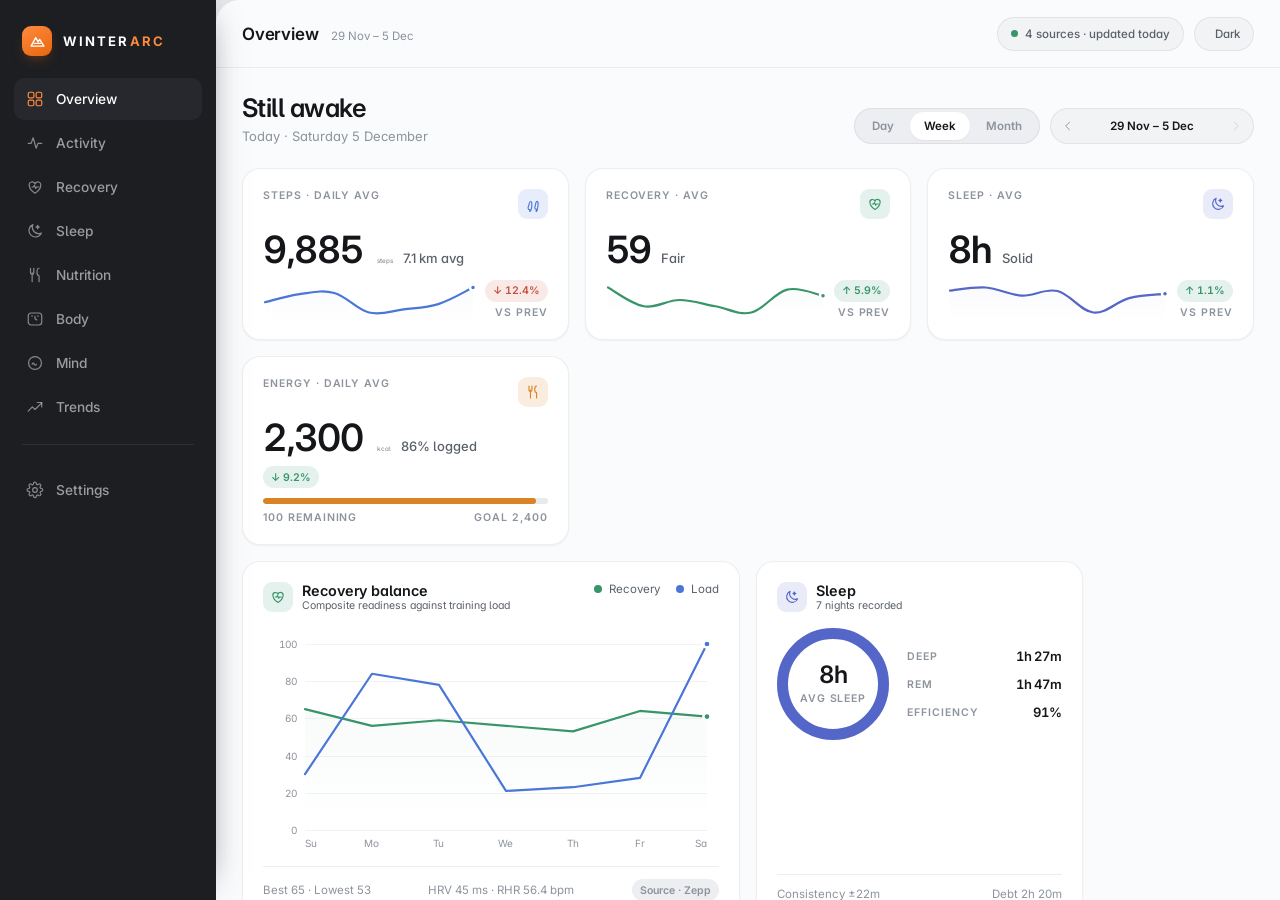
<file: index.html>
<!doctype html>
<html lang="en" data-theme="light">
<head>
  <meta charset="utf-8">
  <meta name="viewport" content="width=device-width, initial-scale=1">
  <title>WinterArc — Personal Health Observatory</title>
  <meta name="description" content="WinterArc is a desktop-first personal health, activity, recovery, sleep, nutrition and wellbeing observatory.">
  <meta name="color-scheme" content="light dark">
  <meta name="theme-color" content="#e4e6ea">

  <link rel="icon" href="data:image/svg+xml,%3Csvg xmlns='http://www.w3.org/2000/svg' viewBox='0 0 24 24' fill='none' stroke='%23e8660f' stroke-width='1.9' stroke-linecap='round' stroke-linejoin='round'%3E%3Crect width='24' height='24' rx='6' fill='%231c1e22' stroke='none'/%3E%3Cpath d='M4 18l5.6-11 3.2 5.4 2.1-3.1L20 18z'/%3E%3Cpath d='M8 15h8'/%3E%3C/svg%3E">

  <link rel="preconnect" href="https://fonts.googleapis.com">
  <link rel="preconnect" href="https://fonts.gstatic.com" crossorigin>
  <!-- loaded non-blocking: the dashboard must never wait on the font CDN -->
  <link rel="stylesheet" media="print" onload="this.media='all'"
        href="https://fonts.googleapis.com/css2?family=Inter:wght@400;500;600;700&display=swap">
  <noscript>
    <link rel="stylesheet" href="https://fonts.googleapis.com/css2?family=Inter:wght@400;500;600;700&display=swap">
  </noscript>

  <link rel="stylesheet" href="css/themes.css">
  <link rel="stylesheet" href="css/styles.css">
  <link rel="stylesheet" href="css/components.css">

  <script>
    /* set the theme before first paint so the shell never flashes */
    (function () {
      try {
        var stored = JSON.parse(localStorage.getItem("winterarc.v1") || "null");
        var theme = stored && stored.theme === "dark" ? "dark" : "light";
        document.documentElement.setAttribute("data-theme", theme);
        var meta = document.querySelector('meta[name="theme-color"]');
        if (meta) meta.setAttribute("content", theme === "dark" ? "#0b0c0e" : "#e4e6ea");
      } catch (e) { /* defaults are fine */ }
    })();
  </script>
</head>
<body>
  <div class="app">
    <aside class="sidebar" id="sidebar" aria-label="WinterArc navigation"></aside>

    <div class="main">
      <header class="topbar" id="topbar"></header>
      <main class="content" id="content" tabindex="-1">
        <div class="content__inner" id="page"></div>
      </main>
    </div>
  </div>

  <noscript>
    <div style="padding:40px;font:15px/1.6 system-ui;color:#14161a">
      WinterArc is a JavaScript application. Please enable JavaScript to open the observatory.
    </div>
  </noscript>

  <script type="module" src="js/app.js"></script>
</body>
</html>
</file>
<file: css/themes.css>
/* ==========================================================================
   WINTERARC — DESIGN TOKENS
   Light  : silver hardware / frosted white / charcoal ink
   Dark   : graphite / blackened silver / cool grey
   ========================================================================== */

:root {
  /* ---- typography ---- */
  --font-sans: "Inter", "Geist", -apple-system, BlinkMacSystemFont, "SF Pro Text",
    "Segoe UI", Roboto, "Helvetica Neue", Arial, sans-serif;
  --font-num: "Inter", -apple-system, "SF Pro Display", "Segoe UI", Roboto, sans-serif;

  --fs-metric-xl: 3.25rem;   /* 52px — hero numbers */
  --fs-metric-lg: 2.35rem;   /* 37.6px */
  --fs-metric-md: 1.75rem;   /* 28px */
  --fs-metric-sm: 1.25rem;   /* 20px */
  --fs-h1: 1.75rem;
  --fs-h2: 1.3rem;
  --fs-h3: 1.05rem;
  --fs-body: 0.9rem;
  --fs-sm: 0.8125rem;
  --fs-xs: 0.72rem;
  --fs-2xs: 0.66rem;

  --fw-regular: 400;
  --fw-medium: 500;
  --fw-semi: 600;
  --fw-bold: 680;

  --tracking-label: 0.09em;
  --tracking-tight: -0.02em;

  /* ---- spacing scale ---- */
  --s-1: 4px;
  --s-2: 8px;
  --s-3: 12px;
  --s-4: 16px;
  --s-5: 20px;
  --s-6: 24px;
  --s-7: 32px;
  --s-8: 40px;
  --s-9: 56px;

  /* ---- radii ---- */
  --r-xs: 6px;
  --r-sm: 10px;
  --r-md: 14px;
  --r-lg: 18px;
  --r-xl: 24px;
  --r-2xl: 30px;
  --r-pill: 999px;

  /* ---- layout ---- */
  --sidebar-w: 216px;
  --sidebar-w-compact: 76px;
  --topbar-h: 68px;
  --content-max: 1680px;
  --content-pad-x: 34px;

  /* ---- motion ---- */
  --ease: cubic-bezier(0.22, 0.61, 0.36, 1);
  --ease-io: cubic-bezier(0.65, 0, 0.35, 1);
  --dur-1: 160ms;
  --dur-2: 300ms;
  --dur-3: 520ms;
  --dur-4: 800ms;

  /* ---- z ---- */
  --z-sidebar: 40;
  --z-topbar: 30;
  --z-tooltip: 90;
  --z-overlay: 100;
}

/* ==========================================================================
   LIGHT THEME — polished silver / white hardware
   ========================================================================== */
[data-theme="light"] {
  color-scheme: light;

  --env: #e4e6ea;                 /* silver environment */
  --env-2: #dcdee3;
  --surface: #fafbfc;             /* almost-white application surface */
  --surface-2: #f3f4f6;
  --card: #ffffff;                /* card plane */
  --card-soft: #f2f3f5;           /* soft grey nested module */
  --well: #f6f7f9;                /* inset chart well */
  --well-2: #eceef1;
  --rail: #1c1e22;                /* dark navigation rail */
  --rail-hover: #26282d;
  --rail-text: rgba(255, 255, 255, 0.56);
  --rail-text-active: #ffffff;

  --text: #14161a;
  --text-2: #5b616b;
  --text-3: #8d939d;
  --text-4: #b3b8c0;
  --text-invert: #f4f5f7;

  --hairline: rgba(20, 22, 26, 0.07);
  --hairline-strong: rgba(20, 22, 26, 0.12);
  --track: #e8eaee;

  --accent: #e8660f;              /* restrained orange */
  --accent-2: #ff8a3d;
  --accent-soft: rgba(232, 102, 15, 0.12);
  --accent-ink: #b34f08;

  --c-activity: #4a76d8;
  --c-activity-soft: rgba(74, 118, 216, 0.13);
  --c-recovery: #38956a;
  --c-recovery-soft: rgba(56, 149, 106, 0.13);
  --c-sleep: #5566c9;
  --c-sleep-soft: rgba(85, 102, 201, 0.13);
  --c-mind: #7e64c9;
  --c-mind-soft: rgba(126, 100, 201, 0.13);
  --c-nutrition: #d98324;
  --c-nutrition-soft: rgba(217, 131, 36, 0.14);
  --c-body: #2f9490;
  --c-body-soft: rgba(47, 148, 144, 0.13);
  --c-danger: #c8503f;
  --c-danger-soft: rgba(200, 80, 63, 0.12);
  --c-positive: #38956a;

  --grid-line: rgba(20, 22, 26, 0.06);
  --chart-label: #8d939d;

  --sh-1: 0 1px 2px rgba(16, 24, 40, 0.05);
  --sh-2: 0 1px 2px rgba(16, 24, 40, 0.04), 0 10px 26px -18px rgba(16, 24, 40, 0.35);
  --sh-3: 0 2px 6px rgba(16, 24, 40, 0.05), 0 26px 52px -28px rgba(16, 24, 40, 0.4);
  --sh-rail: 8px 0 34px -22px rgba(10, 12, 16, 0.7);
  --sh-pop: 0 4px 14px rgba(16, 24, 40, 0.1), 0 30px 60px -30px rgba(16, 24, 40, 0.45);

  --scrim: rgba(232, 234, 238, 0.72);
  --skeleton-a: #eceef1;
  --skeleton-b: #f6f7f9;
}

/* ==========================================================================
   DARK THEME — graphite observatory at night
   ========================================================================== */
[data-theme="dark"] {
  color-scheme: dark;

  --env: #0b0c0e;
  --env-2: #08090a;
  --surface: #131417;
  --surface-2: #17181c;
  --card: #1a1c20;
  --card-soft: #212429;
  --well: #16181b;
  --well-2: #202226;
  --rail: #0d0e10;
  --rail-hover: #1b1d21;
  --rail-text: rgba(255, 255, 255, 0.5);
  --rail-text-active: #ffffff;

  --text: #eceef2;
  --text-2: #a0a6b0;
  --text-3: #767c87;
  --text-4: #565c66;
  --text-invert: #14161a;

  --hairline: rgba(255, 255, 255, 0.07);
  --hairline-strong: rgba(255, 255, 255, 0.13);
  --track: #2a2d33;

  --accent: #ff8a3d;
  --accent-2: #ffa163;
  --accent-soft: rgba(255, 138, 61, 0.14);
  --accent-ink: #ffa669;

  --c-activity: #6f95ec;
  --c-activity-soft: rgba(111, 149, 236, 0.16);
  --c-recovery: #56b98a;
  --c-recovery-soft: rgba(86, 185, 138, 0.16);
  --c-sleep: #7a8be8;
  --c-sleep-soft: rgba(122, 139, 232, 0.16);
  --c-mind: #a08ce6;
  --c-mind-soft: rgba(160, 140, 230, 0.16);
  --c-nutrition: #eda54f;
  --c-nutrition-soft: rgba(237, 165, 79, 0.16);
  --c-body: #4fb8b4;
  --c-body-soft: rgba(79, 184, 180, 0.16);
  --c-danger: #e07a6b;
  --c-danger-soft: rgba(224, 122, 107, 0.15);
  --c-positive: #56b98a;

  --grid-line: rgba(255, 255, 255, 0.055);
  --chart-label: #767c87;

  --sh-1: 0 1px 2px rgba(0, 0, 0, 0.4);
  --sh-2: 0 1px 2px rgba(0, 0, 0, 0.35), 0 12px 28px -20px rgba(0, 0, 0, 0.9);
  --sh-3: 0 2px 8px rgba(0, 0, 0, 0.45), 0 30px 56px -32px rgba(0, 0, 0, 1);
  --sh-rail: 8px 0 34px -22px rgba(0, 0, 0, 0.9);
  --sh-pop: 0 6px 18px rgba(0, 0, 0, 0.5), 0 34px 64px -34px rgba(0, 0, 0, 1);

  --scrim: rgba(11, 12, 14, 0.72);
  --skeleton-a: #202226;
  --skeleton-b: #26282d;
}
</file>
<file: css/styles.css>
/* ==========================================================================
   WINTERARC — BASE + SHELL
   ========================================================================== */

*,
*::before,
*::after {
  box-sizing: border-box;
}

html,
body {
  height: 100%;
}

body {
  margin: 0;
  font-family: var(--font-sans);
  font-size: var(--fs-body);
  color: var(--text);
  background: var(--env);
  -webkit-font-smoothing: antialiased;
  -moz-osx-font-smoothing: grayscale;
  text-rendering: optimizeLegibility;
  font-feature-settings: "cv05" 1, "cv11" 1;
  overflow: hidden;
}

body.theme-anim *,
body.theme-anim *::before,
body.theme-anim *::after {
  transition: background-color 380ms var(--ease), color 380ms var(--ease),
    border-color 380ms var(--ease), fill 380ms var(--ease), stroke 380ms var(--ease),
    box-shadow 380ms var(--ease) !important;
}

h1,
h2,
h3,
h4,
p {
  margin: 0;
}

button {
  font: inherit;
  color: inherit;
  background: none;
  border: 0;
  cursor: pointer;
  padding: 0;
}

a {
  color: inherit;
  text-decoration: none;
}

ul,
ol {
  margin: 0;
  padding: 0;
  list-style: none;
}

svg {
  display: block;
}

::selection {
  background: var(--accent-soft);
  color: var(--text);
}

:focus-visible {
  outline: 2px solid var(--accent);
  outline-offset: 2px;
  border-radius: 4px;
}

/* ---- scrollbars ---- */
::-webkit-scrollbar {
  width: 11px;
  height: 11px;
}
::-webkit-scrollbar-track {
  background: transparent;
}
::-webkit-scrollbar-thumb {
  background: var(--text-4);
  border-radius: var(--r-pill);
  border: 3px solid transparent;
  background-clip: content-box;
}
::-webkit-scrollbar-thumb:hover {
  background: var(--text-3);
  background-clip: content-box;
}

/* ==========================================================================
   TYPOGRAPHY UTILITIES
   ========================================================================== */

.num {
  font-family: var(--font-num);
  font-variant-numeric: tabular-nums;
  font-feature-settings: "tnum" 1;
  letter-spacing: var(--tracking-tight);
}

.label {
  font-size: var(--fs-2xs);
  font-weight: var(--fw-semi);
  letter-spacing: var(--tracking-label);
  text-transform: uppercase;
  color: var(--text-3);
}

.eyebrow {
  font-size: var(--fs-xs);
  font-weight: var(--fw-semi);
  letter-spacing: var(--tracking-label);
  text-transform: uppercase;
  color: var(--text-3);
}

.t-2 {
  color: var(--text-2);
}
.t-3 {
  color: var(--text-3);
}

.h1 {
  font-size: var(--fs-h1);
  font-weight: var(--fw-semi);
  letter-spacing: var(--tracking-tight);
}
.h2 {
  font-size: var(--fs-h2);
  font-weight: var(--fw-semi);
  letter-spacing: var(--tracking-tight);
}
.h3 {
  font-size: var(--fs-h3);
  font-weight: var(--fw-semi);
}

.muted {
  color: var(--text-2);
  font-size: var(--fs-sm);
}

/* ==========================================================================
   SHELL
   ========================================================================== */

.app {
  display: flex;
  height: 100vh;
  height: 100dvh;
  overflow: hidden;
}

/* ---- navigation rail ---- */
.sidebar {
  width: var(--sidebar-w);
  flex: 0 0 var(--sidebar-w);
  background: var(--rail);
  color: var(--rail-text);
  display: flex;
  flex-direction: column;
  padding: 22px 14px 18px;
  z-index: var(--z-sidebar);
  box-shadow: var(--sh-rail);
  transition: width var(--dur-2) var(--ease), flex-basis var(--dur-2) var(--ease);
  position: relative;
}

.brand {
  display: flex;
  align-items: center;
  gap: 11px;
  padding: 4px 8px 22px;
  color: #fff;
}

.brand__mark {
  width: 30px;
  height: 30px;
  flex: 0 0 30px;
  border-radius: 9px;
  background: linear-gradient(150deg, var(--accent-2), var(--accent));
  display: grid;
  place-items: center;
  box-shadow: 0 6px 16px -8px rgba(232, 102, 15, 0.9);
}

.brand__mark svg {
  width: 17px;
  height: 17px;
}

.brand__name {
  font-size: 0.82rem;
  font-weight: var(--fw-bold);
  letter-spacing: 0.16em;
  text-transform: uppercase;
  white-space: nowrap;
}

.brand__name span {
  color: var(--accent-2);
}

.nav {
  display: flex;
  flex-direction: column;
  gap: 2px;
  flex: 1;
  overflow-y: auto;
  overflow-x: hidden;
}

.nav__group-label {
  font-size: 0.6rem;
  letter-spacing: 0.14em;
  text-transform: uppercase;
  color: rgba(255, 255, 255, 0.28);
  padding: 14px 12px 8px;
  font-weight: var(--fw-semi);
}

.nav__item {
  position: relative;
  display: flex;
  align-items: center;
  gap: 12px;
  height: 42px;
  padding: 0 12px;
  border-radius: var(--r-sm);
  color: var(--rail-text);
  font-size: 0.855rem;
  font-weight: var(--fw-medium);
  white-space: nowrap;
  transition: background-color var(--dur-1) var(--ease), color var(--dur-1) var(--ease),
    transform var(--dur-1) var(--ease);
}

.nav__item svg {
  width: 18px;
  height: 18px;
  flex: 0 0 18px;
  stroke-width: 1.6;
  opacity: 0.85;
  transition: opacity var(--dur-1) var(--ease), transform var(--dur-2) var(--ease);
}

.nav__item:hover {
  background: var(--rail-hover);
  color: rgba(255, 255, 255, 0.86);
}

.nav__item:hover svg {
  opacity: 1;
}

.nav__item.is-active {
  background: var(--rail-hover);
  color: var(--rail-text-active);
}

.nav__item.is-active::before {
  content: "";
  position: absolute;
  left: -14px;
  top: 50%;
  transform: translateY(-50%);
  width: 3px;
  height: 20px;
  border-radius: 0 3px 3px 0;
  background: var(--accent);
}

.nav__item.is-active svg {
  opacity: 1;
  color: var(--accent-2);
}

.nav__divider {
  height: 1px;
  background: rgba(255, 255, 255, 0.08);
  margin: 14px 8px;
}

.nav__footer {
  padding-top: 8px;
}

/* ---- main column ---- */
.main {
  flex: 1;
  min-width: 0;
  display: flex;
  flex-direction: column;
  background: var(--surface);
  border-top-left-radius: var(--r-xl);
  overflow: hidden;
  position: relative;
}

.topbar {
  height: var(--topbar-h);
  flex: 0 0 var(--topbar-h);
  display: flex;
  align-items: center;
  justify-content: space-between;
  gap: var(--s-5);
  padding: 0 var(--content-pad-x);
  border-bottom: 1px solid var(--hairline);
  background: color-mix(in srgb, var(--surface) 88%, transparent);
  backdrop-filter: saturate(1.4) blur(14px);
  z-index: var(--z-topbar);
}

.topbar__title {
  display: flex;
  align-items: baseline;
  gap: 12px;
  min-width: 0;
}

.topbar__title h1 {
  font-size: 1.06rem;
  font-weight: var(--fw-semi);
  letter-spacing: -0.01em;
}

.topbar__title .crumb {
  font-size: var(--fs-xs);
  color: var(--text-3);
  white-space: nowrap;
  overflow: hidden;
  text-overflow: ellipsis;
}

.topbar__tools {
  display: flex;
  align-items: center;
  gap: 10px;
}

.pill {
  display: inline-flex;
  align-items: center;
  gap: 7px;
  height: 34px;
  padding: 0 13px;
  border-radius: var(--r-pill);
  background: var(--card-soft);
  border: 1px solid var(--hairline);
  font-size: var(--fs-xs);
  color: var(--text-2);
  font-weight: var(--fw-medium);
  transition: background-color var(--dur-1) var(--ease), border-color var(--dur-1) var(--ease),
    color var(--dur-1) var(--ease);
}

button.pill:hover {
  background: var(--well-2);
  color: var(--text);
}

.pill__dot {
  width: 7px;
  height: 7px;
  border-radius: 50%;
  background: var(--c-positive);
  box-shadow: 0 0 0 3px var(--c-recovery-soft);
}

.icon-btn {
  width: 34px;
  height: 34px;
  border-radius: var(--r-pill);
  display: grid;
  place-items: center;
  background: var(--card-soft);
  border: 1px solid var(--hairline);
  color: var(--text-2);
  transition: background-color var(--dur-1) var(--ease), color var(--dur-1) var(--ease),
    transform var(--dur-1) var(--ease);
}

.icon-btn:hover {
  background: var(--well-2);
  color: var(--text);
}

.icon-btn svg {
  width: 16px;
  height: 16px;
}

/* ---- content ---- */
.content {
  flex: 1;
  overflow-y: auto;
  overflow-x: hidden;
  padding: var(--s-6) var(--content-pad-x) var(--s-9);
  scroll-behavior: smooth;
}

.content__inner {
  max-width: var(--content-max);
  margin: 0 auto;
}

.page {
  animation: page-in var(--dur-3) var(--ease) both;
}

@keyframes page-in {
  from {
    opacity: 0;
    transform: translateY(10px);
  }
  to {
    opacity: 1;
    transform: none;
  }
}

.page-head {
  display: flex;
  align-items: flex-end;
  justify-content: space-between;
  gap: var(--s-5);
  margin-bottom: var(--s-6);
}

.page-head__titles h2 {
  font-size: 1.6rem;
  font-weight: var(--fw-semi);
  letter-spacing: -0.02em;
  margin-bottom: 5px;
}

.page-head__titles p {
  font-size: var(--fs-sm);
  color: var(--text-3);
}

.page-head__actions {
  display: flex;
  align-items: center;
  gap: 10px;
}

/* ==========================================================================
   GRID
   ========================================================================== */

.grid {
  display: grid;
  grid-template-columns: repeat(12, minmax(0, 1fr));
  gap: var(--s-4);
  align-items: stretch;
}

.grid + .grid {
  margin-top: var(--s-4);
}

.grid--tight {
  gap: var(--s-3);
}

.col-1 { grid-column: span 1; }
.col-2 { grid-column: span 2; }
.col-3 { grid-column: span 3; }
.col-4 { grid-column: span 4; }
.col-5 { grid-column: span 5; }
.col-6 { grid-column: span 6; }
.col-7 { grid-column: span 7; }
.col-8 { grid-column: span 8; }
.col-9 { grid-column: span 9; }
.col-10 { grid-column: span 10; }
.col-12 { grid-column: span 12; }

/* ==========================================================================
   PAGE TRANSITION HELPERS
   ========================================================================== */

.stagger > * {
  animation: rise var(--dur-3) var(--ease) both;
  animation-delay: calc(var(--i, 0) * 55ms);
}

@keyframes rise {
  from {
    opacity: 0;
    transform: translateY(14px);
  }
  to {
    opacity: 1;
    transform: none;
  }
}

.section {
  margin-top: var(--s-7);
}

.section__head {
  display: flex;
  align-items: center;
  justify-content: space-between;
  margin-bottom: var(--s-3);
  gap: var(--s-4);
}

.section__head h3 {
  font-size: var(--fs-h3);
  font-weight: var(--fw-semi);
  letter-spacing: -0.01em;
}

/* ---- responsive (graceful, not mobile-first) ---- */
@media (max-width: 1439px) {
  :root {
    --content-pad-x: 26px;
  }
  .col-3 { grid-column: span 4; }
  .col-4 { grid-column: span 6; }
  .col-5 { grid-column: span 6; }
  .col-7 { grid-column: span 6; }
  .col-8 { grid-column: span 12; }
  .col-9 { grid-column: span 12; }
  .col-10 { grid-column: span 12; }
}

@media (max-width: 1180px) {
  :root {
    --sidebar-w: var(--sidebar-w-compact);
  }
  .brand__name,
  .nav__item span,
  .nav__group-label {
    display: none;
  }
  .nav__item {
    justify-content: center;
    padding: 0;
  }
  .brand {
    justify-content: center;
    padding-left: 0;
    padding-right: 0;
  }
  .col-2, .col-3, .col-4, .col-5, .col-6,
  .col-7, .col-8, .col-9, .col-10 {
    grid-column: span 6;
  }
}
</file>
<file: css/components.css>
/* ==========================================================================
   WINTERARC — COMPONENTS
   ========================================================================== */

/* --------------------------------------------------------------------------
   CARDS
   -------------------------------------------------------------------------- */
.card {
  position: relative;
  background: var(--card);
  border-radius: var(--r-lg);
  padding: var(--s-5);
  box-shadow: var(--sh-1);
  border: 1px solid var(--hairline);
  display: flex;
  flex-direction: column;
  min-width: 0;
  overflow: hidden;
  transition: box-shadow var(--dur-2) var(--ease), transform var(--dur-2) var(--ease),
    background-color var(--dur-2) var(--ease), border-color var(--dur-2) var(--ease);
}

.card--soft {
  background: var(--card-soft);
  box-shadow: none;
}

.card--flat {
  box-shadow: none;
  background: var(--well);
  border-color: transparent;
}

.card--pad-lg {
  padding: var(--s-6);
}

.card--pad-sm {
  padding: var(--s-4);
}

.card--interactive {
  cursor: pointer;
}

.card--interactive:hover {
  transform: translateY(-3px);
  box-shadow: var(--sh-3);
  border-color: transparent;
}

.card--interactive:active {
  transform: translateY(-1px);
}

.card__head {
  display: flex;
  align-items: flex-start;
  justify-content: space-between;
  gap: var(--s-3);
  margin-bottom: var(--s-4);
}

.card__head--tight {
  margin-bottom: var(--s-3);
}

.card__title {
  display: flex;
  align-items: center;
  gap: 9px;
  min-width: 0;
}

.card__title h4 {
  font-size: 0.9rem;
  font-weight: var(--fw-semi);
  letter-spacing: -0.005em;
}

.card__title .label {
  white-space: nowrap;
}

.card__actions {
  display: flex;
  align-items: center;
  gap: 8px;
}

.card__body {
  flex: 1;
  min-width: 0;
  display: flex;
  flex-direction: column;
}

.card__foot {
  margin-top: var(--s-3);
  padding-top: var(--s-3);
  border-top: 1px solid var(--hairline);
  display: flex;
  align-items: center;
  justify-content: space-between;
  gap: var(--s-3);
  font-size: var(--fs-xs);
  color: var(--text-3);
}

/* --------------------------------------------------------------------------
   DOMAIN TILE / ICON
   -------------------------------------------------------------------------- */
.tile {
  width: 30px;
  height: 30px;
  flex: 0 0 30px;
  border-radius: 9px;
  display: grid;
  place-items: center;
  background: var(--tile-bg, var(--well-2));
  color: var(--tile-fg, var(--text-2));
}

.tile svg {
  width: 16px;
  height: 16px;
  stroke-width: 1.7;
}

.tile--lg {
  width: 40px;
  height: 40px;
  flex-basis: 40px;
  border-radius: 12px;
}
.tile--lg svg {
  width: 20px;
  height: 20px;
}

.tile--activity { --tile-bg: var(--c-activity-soft); --tile-fg: var(--c-activity); }
.tile--recovery { --tile-bg: var(--c-recovery-soft); --tile-fg: var(--c-recovery); }
.tile--sleep    { --tile-bg: var(--c-sleep-soft);    --tile-fg: var(--c-sleep); }
.tile--nutrition{ --tile-bg: var(--c-nutrition-soft);--tile-fg: var(--c-nutrition); }
.tile--body     { --tile-bg: var(--c-body-soft);     --tile-fg: var(--c-body); }
.tile--mind     { --tile-bg: var(--c-mind-soft);     --tile-fg: var(--c-mind); }
.tile--accent   { --tile-bg: var(--accent-soft);     --tile-fg: var(--accent); }

/* --------------------------------------------------------------------------
   METRIC
   -------------------------------------------------------------------------- */
.metric {
  display: flex;
  flex-direction: column;
  gap: 10px;
  height: 100%;
}

.metric__top {
  display: flex;
  align-items: center;
  justify-content: space-between;
  gap: 8px;
}

.metric__value {
  font-family: var(--font-num);
  font-variant-numeric: tabular-nums;
  font-size: var(--fs-metric-lg);
  line-height: 1;
  font-weight: var(--fw-semi);
  letter-spacing: -0.035em;
  color: var(--text);
}

.metric__value--xl {
  font-size: var(--fs-metric-xl);
}

.metric__value--sm {
  font-size: var(--fs-metric-md);
}

.metric__unit {
  font-size: 0.44em;
  font-weight: var(--fw-medium);
  color: var(--text-3);
  letter-spacing: 0;
  margin-left: 5px;
}

.metric__row {
  display: flex;
  align-items: baseline;
  gap: 10px;
  flex-wrap: wrap;
}

.metric__status {
  font-size: var(--fs-sm);
  color: var(--text-2);
  font-weight: var(--fw-medium);
}

.metric__foot {
  margin-top: auto;
  display: flex;
  align-items: flex-end;
  justify-content: space-between;
  gap: 10px;
}

.metric__spark {
  flex: 1;
  min-width: 0;
  height: 40px;
}

/* ---- delta chip ---- */
.chip {
  display: inline-flex;
  align-items: center;
  gap: 4px;
  height: 22px;
  padding: 0 8px;
  border-radius: var(--r-pill);
  font-size: var(--fs-2xs);
  font-weight: var(--fw-semi);
  font-variant-numeric: tabular-nums;
  background: var(--well-2);
  color: var(--text-2);
  white-space: nowrap;
}

.chip svg {
  width: 11px;
  height: 11px;
  stroke-width: 2.4;
}

.chip--up {
  background: var(--c-recovery-soft);
  color: var(--c-positive);
}

.chip--down {
  background: var(--c-danger-soft);
  color: var(--c-danger);
}

.chip--neutral {
  background: var(--well-2);
  color: var(--text-3);
}

.chip--accent {
  background: var(--accent-soft);
  color: var(--accent-ink);
}

/* --------------------------------------------------------------------------
   PROGRESS RING
   -------------------------------------------------------------------------- */
.ring-wrap {
  position: relative;
  display: grid;
  place-items: center;
}

.ring {
  transform: rotate(-90deg);
  overflow: visible;
}

.ring__track {
  fill: none;
  stroke: var(--track);
  stroke-width: var(--ring-sw, 9);
}

.ring__fill {
  fill: none;
  stroke: var(--ring-color, var(--accent));
  stroke-width: var(--ring-sw, 9);
  stroke-linecap: round;
  transition: stroke-dashoffset var(--dur-4) var(--ease);
}

.ring__center {
  position: absolute;
  inset: 0;
  display: flex;
  flex-direction: column;
  align-items: center;
  justify-content: center;
  text-align: center;
  pointer-events: none;
}

.ring__center .v {
  font-family: var(--font-num);
  font-variant-numeric: tabular-nums;
  font-weight: var(--fw-semi);
  letter-spacing: -0.03em;
  font-size: var(--ring-fs, 1.5rem);
  line-height: 1;
}

.ring__center .k {
  font-size: var(--fs-2xs);
  text-transform: uppercase;
  letter-spacing: 0.08em;
  color: var(--text-3);
  margin-top: 5px;
  font-weight: var(--fw-semi);
}

/* multi-ring cluster (activity rings) */
.rings {
  display: flex;
  align-items: center;
  gap: var(--s-5);
}

/* --------------------------------------------------------------------------
   BARS
   -------------------------------------------------------------------------- */
.bar {
  position: relative;
  height: var(--bar-h, 8px);
  border-radius: var(--r-pill);
  background: var(--track);
  overflow: hidden;
}

.bar__fill {
  position: absolute;
  inset: 0 auto 0 0;
  width: 0;
  border-radius: var(--r-pill);
  background: var(--bar-color, var(--accent));
  transition: width var(--dur-4) var(--ease);
}

.bar--seg {
  display: flex;
  gap: 2px;
  background: transparent;
  overflow: visible;
}

.bar--seg > i {
  display: block;
  height: 100%;
  border-radius: var(--r-pill);
  background: var(--seg-color);
  transition: flex-grow var(--dur-4) var(--ease);
}

.bar--seg > i:first-child { border-top-left-radius: var(--r-pill); border-bottom-left-radius: var(--r-pill); }
.bar--seg > i:last-child { border-top-right-radius: var(--r-pill); border-bottom-right-radius: var(--r-pill); }

.bar-row {
  display: grid;
  grid-template-columns: 84px 1fr auto;
  align-items: center;
  gap: var(--s-3);
}

.bar-row + .bar-row {
  margin-top: var(--s-3);
}

.bar-row__label {
  font-size: var(--fs-xs);
  color: var(--text-2);
  font-weight: var(--fw-medium);
  display: flex;
  align-items: center;
  gap: 7px;
}

.bar-row__label i {
  width: 7px;
  height: 7px;
  border-radius: 2px;
  background: var(--dot, var(--text-3));
  flex: 0 0 7px;
}

.bar-row__value {
  font-family: var(--font-num);
  font-variant-numeric: tabular-nums;
  font-size: var(--fs-xs);
  color: var(--text-2);
  font-weight: var(--fw-semi);
  text-align: right;
  min-width: 58px;
}

.bar-row__track {
  min-width: 0;
}

/* legend */
.legend {
  display: flex;
  flex-wrap: wrap;
  gap: 6px 16px;
}

.legend__item {
  display: inline-flex;
  align-items: center;
  gap: 7px;
  font-size: var(--fs-xs);
  color: var(--text-2);
}

.legend__item i {
  width: 8px;
  height: 8px;
  border-radius: 50%;
  background: var(--dot);
}

.legend__item i.line {
  height: 3px;
  border-radius: var(--r-pill);
  width: 14px;
}

/* --------------------------------------------------------------------------
   SEGMENTED CONTROL / TABS
   -------------------------------------------------------------------------- */
.seg {
  display: inline-flex;
  align-items: center;
  gap: 2px;
  padding: 3px;
  background: var(--well-2);
  border-radius: var(--r-pill);
  border: 1px solid var(--hairline);
}

.seg__btn {
  height: 28px;
  padding: 0 14px;
  border-radius: var(--r-pill);
  font-size: var(--fs-xs);
  font-weight: var(--fw-semi);
  color: var(--text-3);
  white-space: nowrap;
  transition: background-color var(--dur-1) var(--ease), color var(--dur-1) var(--ease),
    box-shadow var(--dur-1) var(--ease);
}

.seg__btn:hover {
  color: var(--text);
}

.seg__btn.is-active {
  background: var(--card);
  color: var(--text);
  box-shadow: var(--sh-1);
}

.tabs {
  display: flex;
  gap: var(--s-5);
  border-bottom: 1px solid var(--hairline);
  margin-bottom: var(--s-5);
}

.tabs__btn {
  position: relative;
  padding: 0 0 12px;
  font-size: var(--fs-sm);
  font-weight: var(--fw-medium);
  color: var(--text-3);
  transition: color var(--dur-1) var(--ease);
}

.tabs__btn::after {
  content: "";
  position: absolute;
  left: 0;
  right: 0;
  bottom: -1px;
  height: 2px;
  border-radius: 2px;
  background: var(--accent);
  transform: scaleX(0);
  transform-origin: left;
  transition: transform var(--dur-2) var(--ease);
}

.tabs__btn:hover {
  color: var(--text-2);
}

.tabs__btn.is-active {
  color: var(--text);
}

.tabs__btn.is-active::after {
  transform: scaleX(1);
}

/* --------------------------------------------------------------------------
   BUTTONS
   -------------------------------------------------------------------------- */
.btn {
  display: inline-flex;
  align-items: center;
  justify-content: center;
  gap: 8px;
  height: 36px;
  padding: 0 16px;
  border-radius: var(--r-sm);
  font-size: var(--fs-sm);
  font-weight: var(--fw-semi);
  background: var(--well-2);
  color: var(--text);
  border: 1px solid var(--hairline);
  transition: background-color var(--dur-1) var(--ease), transform var(--dur-1) var(--ease),
    border-color var(--dur-1) var(--ease), color var(--dur-1) var(--ease);
}

.btn:hover {
  background: var(--track);
}

.btn:active {
  transform: translateY(1px);
}

.btn svg {
  width: 15px;
  height: 15px;
}

.btn--primary {
  background: var(--accent);
  border-color: transparent;
  color: #fff;
}

.btn--primary:hover {
  background: var(--accent-2);
}

.btn--ghost {
  background: transparent;
  border-color: var(--hairline-strong);
  color: var(--text-2);
}

.btn--ghost:hover {
  background: var(--well);
  color: var(--text);
}

.btn--sm {
  height: 30px;
  padding: 0 12px;
  font-size: var(--fs-xs);
}

/* --------------------------------------------------------------------------
   STATUS / BADGES
   -------------------------------------------------------------------------- */
.status {
  display: inline-flex;
  align-items: center;
  gap: 7px;
  font-size: var(--fs-xs);
  font-weight: var(--fw-semi);
  color: var(--text-2);
}

.status i {
  width: 8px;
  height: 8px;
  border-radius: 50%;
  background: var(--dot, var(--text-3));
  box-shadow: 0 0 0 3px color-mix(in srgb, var(--dot, var(--text-3)) 18%, transparent);
}

.status--good { --dot: var(--c-positive); }
.status--warn { --dot: var(--c-nutrition); }
.status--bad  { --dot: var(--c-danger); }
.status--idle { --dot: var(--text-4); }

.badge-domain {
  display: inline-flex;
  align-items: center;
  gap: 6px;
  height: 24px;
  padding: 0 10px;
  border-radius: var(--r-pill);
  font-size: var(--fs-2xs);
  font-weight: var(--fw-semi);
  letter-spacing: 0.04em;
  text-transform: uppercase;
  background: var(--badge-bg, var(--well-2));
  color: var(--badge-fg, var(--text-2));
}

/* --------------------------------------------------------------------------
   ROWS / LISTS
   -------------------------------------------------------------------------- */
.row {
  display: flex;
  align-items: center;
  gap: var(--s-3);
  padding: 11px 0;
}

.row + .row {
  border-top: 1px solid var(--hairline);
}

.row__main {
  flex: 1;
  min-width: 0;
}

.row__title {
  font-size: var(--fs-sm);
  font-weight: var(--fw-medium);
  white-space: nowrap;
  overflow: hidden;
  text-overflow: ellipsis;
}

.row__sub {
  font-size: var(--fs-xs);
  color: var(--text-3);
  margin-top: 2px;
  white-space: nowrap;
  overflow: hidden;
  text-overflow: ellipsis;
}

.row__value {
  font-family: var(--font-num);
  font-variant-numeric: tabular-nums;
  font-size: var(--fs-sm);
  font-weight: var(--fw-semi);
  text-align: right;
  white-space: nowrap;
}

.row__value small {
  display: block;
  font-size: var(--fs-2xs);
  color: var(--text-3);
  font-weight: var(--fw-medium);
  margin-top: 2px;
}

/* --------------------------------------------------------------------------
   KPI INLINE
   -------------------------------------------------------------------------- */
.kpis {
  display: grid;
  grid-template-columns: repeat(auto-fit, minmax(110px, 1fr));
  gap: var(--s-4);
}

.kpi__k {
  font-size: var(--fs-2xs);
  text-transform: uppercase;
  letter-spacing: 0.08em;
  color: var(--text-3);
  font-weight: var(--fw-semi);
  margin-bottom: 6px;
}

.kpi__v {
  font-family: var(--font-num);
  font-variant-numeric: tabular-nums;
  font-size: 1.28rem;
  font-weight: var(--fw-semi);
  letter-spacing: -0.02em;
}

.kpi__v small {
  font-size: 0.6em;
  color: var(--text-3);
  font-weight: var(--fw-medium);
  margin-left: 3px;
}

/* --------------------------------------------------------------------------
   CHART CARD
   -------------------------------------------------------------------------- */
.chart {
  position: relative;
  width: 100%;
  min-width: 0;
}

.chart svg {
  width: 100%;
  overflow: visible;
}

.chart__grid line {
  stroke: var(--grid-line);
  stroke-width: 1;
}

.chart__axis {
  fill: var(--chart-label);
  font-size: 10px;
  font-family: var(--font-num);
  font-variant-numeric: tabular-nums;
}

.chart__hit {
  fill: transparent;
  cursor: crosshair;
}

.chart__line {
  fill: none;
  stroke-width: 2.2;
  stroke-linecap: round;
  stroke-linejoin: round;
}

.chart__area {
  opacity: 0.1;
}

.chart__dot {
  stroke: var(--card);
  stroke-width: 2.5;
}

.chart__crosshair {
  stroke: var(--hairline-strong);
  stroke-width: 1;
  stroke-dasharray: 3 3;
  pointer-events: none;
}

.chart-draw .chart__line {
  stroke-dasharray: var(--len);
  stroke-dashoffset: var(--len);
  animation: draw-line 1.15s var(--ease) forwards;
}

.chart-draw .chart__area {
  opacity: 0;
  animation: fade-area 1s var(--ease) 0.35s forwards;
}

@keyframes draw-line {
  to { stroke-dashoffset: 0; }
}

@keyframes fade-area {
  to { opacity: 0.1; }
}

/* --------------------------------------------------------------------------
   TOOLTIP
   -------------------------------------------------------------------------- */
.wa-tip {
  position: fixed;
  z-index: var(--z-tooltip);
  pointer-events: none;
  background: var(--rail);
  color: #fff;
  border-radius: var(--r-sm);
  padding: 9px 11px;
  font-size: var(--fs-xs);
  line-height: 1.45;
  box-shadow: var(--sh-pop);
  opacity: 0;
  transform: translateY(4px);
  transition: opacity 120ms var(--ease), transform 120ms var(--ease);
  min-width: 120px;
  max-width: 260px;
}

.wa-tip.is-on {
  opacity: 1;
  transform: none;
}

.wa-tip__title {
  font-size: var(--fs-2xs);
  text-transform: uppercase;
  letter-spacing: 0.08em;
  color: rgba(255, 255, 255, 0.55);
  margin-bottom: 5px;
  font-weight: var(--fw-semi);
}

.wa-tip__row {
  display: flex;
  align-items: center;
  justify-content: space-between;
  gap: 14px;
}

.wa-tip__row + .wa-tip__row {
  margin-top: 3px;
}

.wa-tip__row b {
  font-family: var(--font-num);
  font-variant-numeric: tabular-nums;
  font-weight: var(--fw-semi);
}

.wa-tip__row span {
  display: inline-flex;
  align-items: center;
  gap: 6px;
  color: rgba(255, 255, 255, 0.72);
}

.wa-tip__row span i {
  width: 7px;
  height: 7px;
  border-radius: 50%;
  background: var(--dot, #fff);
}

/* hover card tooltip (metric explanations) */
.hint {
  display: inline-grid;
  place-items: center;
  width: 15px;
  height: 15px;
  border-radius: 50%;
  border: 1px solid var(--hairline-strong);
  color: var(--text-3);
  font-size: 9px;
  font-weight: var(--fw-bold);
  cursor: help;
}

/* --------------------------------------------------------------------------
   DATE / PERIOD CONTROL
   -------------------------------------------------------------------------- */
.datectl {
  display: inline-flex;
  align-items: center;
  gap: 4px;
  background: var(--card-soft);
  border: 1px solid var(--hairline);
  border-radius: var(--r-pill);
  padding: 3px;
}

.datectl__btn {
  width: 28px;
  height: 28px;
  border-radius: 50%;
  display: grid;
  place-items: center;
  color: var(--text-3);
  transition: background-color var(--dur-1) var(--ease), color var(--dur-1) var(--ease);
}

.datectl__btn:hover {
  background: var(--well-2);
  color: var(--text);
}

.datectl__btn svg {
  width: 14px;
  height: 14px;
}

.datectl__label {
  font-size: var(--fs-xs);
  font-weight: var(--fw-semi);
  padding: 0 8px;
  min-width: 132px;
  text-align: center;
  font-variant-numeric: tabular-nums;
}

/* --------------------------------------------------------------------------
   EMPTY / SKELETON / ERROR
   -------------------------------------------------------------------------- */
.empty {
  flex: 1;
  min-height: 160px;
  display: flex;
  flex-direction: column;
  align-items: center;
  justify-content: center;
  text-align: center;
  gap: 10px;
  padding: var(--s-6);
  color: var(--text-3);
}

.empty__icon {
  width: 44px;
  height: 44px;
  border-radius: 14px;
  background: var(--well-2);
  display: grid;
  place-items: center;
  color: var(--text-4);
}

.empty__icon svg {
  width: 20px;
  height: 20px;
}

.empty__title {
  font-size: var(--fs-sm);
  font-weight: var(--fw-semi);
  color: var(--text-2);
}

.empty__sub {
  font-size: var(--fs-xs);
  max-width: 300px;
  line-height: 1.5;
}

.sk {
  background: linear-gradient(
    100deg,
    var(--skeleton-a) 30%,
    var(--skeleton-b) 50%,
    var(--skeleton-a) 70%
  );
  background-size: 300% 100%;
  animation: shimmer 1.5s linear infinite;
  border-radius: var(--r-xs);
}

@keyframes shimmer {
  from { background-position: 150% 0; }
  to { background-position: -150% 0; }
}

/* --------------------------------------------------------------------------
   SETTINGS
   -------------------------------------------------------------------------- */
.set-group {
  background: var(--card);
  border: 1px solid var(--hairline);
  border-radius: var(--r-lg);
  box-shadow: var(--sh-1);
  overflow: hidden;
}

.set-group__head {
  padding: var(--s-4) var(--s-5);
  border-bottom: 1px solid var(--hairline);
  display: flex;
  align-items: center;
  justify-content: space-between;
  gap: var(--s-4);
}

.set-group__head h4 {
  font-size: var(--fs-sm);
  font-weight: var(--fw-semi);
}

.set-group__head p {
  font-size: var(--fs-xs);
  color: var(--text-3);
  margin-top: 3px;
}

.set-row {
  display: flex;
  align-items: center;
  justify-content: space-between;
  gap: var(--s-5);
  padding: var(--s-4) var(--s-5);
}

.set-row + .set-row {
  border-top: 1px solid var(--hairline);
}

.set-row__label {
  font-size: var(--fs-sm);
  font-weight: var(--fw-medium);
}

.set-row__desc {
  font-size: var(--fs-xs);
  color: var(--text-3);
  margin-top: 3px;
  max-width: 520px;
  line-height: 1.5;
}

.switch {
  position: relative;
  width: 42px;
  height: 24px;
  border-radius: var(--r-pill);
  background: var(--track);
  flex: 0 0 42px;
  transition: background-color var(--dur-2) var(--ease);
}

.switch::after {
  content: "";
  position: absolute;
  top: 3px;
  left: 3px;
  width: 18px;
  height: 18px;
  border-radius: 50%;
  background: #fff;
  box-shadow: 0 1px 3px rgba(0, 0, 0, 0.25);
  transition: transform var(--dur-2) var(--ease);
}

.switch.is-on {
  background: var(--accent);
}

.switch.is-on::after {
  transform: translateX(18px);
}

.select {
  height: 34px;
  padding: 0 32px 0 12px;
  border-radius: var(--r-sm);
  background: var(--well-2)
    url("data:image/svg+xml,%3Csvg xmlns='http://www.w3.org/2000/svg' width='12' height='12' viewBox='0 0 24 24' fill='none' stroke='%23888' stroke-width='2.5' stroke-linecap='round'%3E%3Cpath d='M6 9l6 6 6-6'/%3E%3C/svg%3E")
    no-repeat right 11px center;
  border: 1px solid var(--hairline);
  font-size: var(--fs-xs);
  font-weight: var(--fw-medium);
  color: var(--text);
  appearance: none;
  cursor: pointer;
  min-width: 150px;
}

.input {
  height: 34px;
  padding: 0 12px;
  border-radius: var(--r-sm);
  background: var(--well-2);
  border: 1px solid var(--hairline);
  font-size: var(--fs-xs);
  font-weight: var(--fw-medium);
  color: var(--text);
  width: 130px;
  font-variant-numeric: tabular-nums;
}

.input:focus {
  outline: none;
  border-color: var(--accent);
  background: var(--card);
}

/* source priority list */
.src-item {
  display: flex;
  align-items: center;
  gap: var(--s-3);
  padding: var(--s-3) var(--s-5);
}

.src-item + .src-item {
  border-top: 1px solid var(--hairline);
}

.src-item__rank {
  width: 22px;
  height: 22px;
  border-radius: 7px;
  background: var(--well-2);
  color: var(--text-3);
  display: grid;
  place-items: center;
  font-size: var(--fs-2xs);
  font-weight: var(--fw-bold);
  font-variant-numeric: tabular-nums;
  flex: 0 0 22px;
}

.src-item__name {
  font-size: var(--fs-sm);
  font-weight: var(--fw-medium);
  flex: 1;
}

.src-item__meta {
  font-size: var(--fs-2xs);
  color: var(--text-3);
}

.src-item__ctrl {
  display: flex;
  gap: 4px;
}

.src-item__ctrl button {
  width: 24px;
  height: 24px;
  border-radius: 7px;
  display: grid;
  place-items: center;
  color: var(--text-3);
  background: var(--well-2);
  transition: color var(--dur-1) var(--ease), background-color var(--dur-1) var(--ease);
}

.src-item__ctrl button:hover {
  color: var(--text);
  background: var(--track);
}

.src-item__ctrl button:disabled {
  opacity: 0.3;
  cursor: default;
}

.src-item__ctrl svg {
  width: 12px;
  height: 12px;
}

/* selectable rows — trends explorer, source board */
.row--select {
  cursor: pointer;
  transition: background-color var(--dur-1) var(--ease);
}

.row--select:hover {
  background: var(--well);
}

.row--select.is-active {
  background: var(--accent-soft);
}

.row--select.is-active .row__title {
  color: var(--accent);
}

.row--select.is-active .tile--accent {
  background: var(--accent);
  color: #fff;
}

/* provider monogram */
.src-logo {
  width: 30px;
  height: 30px;
  flex: 0 0 30px;
  border-radius: 9px;
  display: grid;
  place-items: center;
  font-size: var(--fs-2xs);
  font-weight: var(--fw-bold);
  letter-spacing: 0.02em;
  background: color-mix(in srgb, var(--tone, var(--accent)) 16%, transparent);
  color: var(--tone, var(--accent));
}

.src-logo--sm {
  width: 22px;
  height: 22px;
  flex-basis: 22px;
  border-radius: 7px;
  font-size: 10px;
}

.src-item--off .src-logo {
  filter: grayscale(0.75);
  opacity: 0.75;
}

.src-item--off .row__title {
  color: var(--text-3);
}

/* goal editor */
.goal-grid {
  display: grid;
  grid-template-columns: repeat(auto-fill, minmax(230px, 1fr));
  gap: 1px;
  background: var(--hairline);
  border-top: 1px solid var(--hairline);
}

.goal {
  background: var(--card);
  display: flex;
  align-items: center;
  justify-content: space-between;
  gap: var(--s-3);
  padding: var(--s-3) var(--s-5);
  min-height: 56px;
}

.goal__k {
  font-size: var(--fs-xs);
  color: var(--text-3);
  font-weight: var(--fw-medium);
}

.goal .input {
  width: 86px;
  text-align: right;
}

.goal .label {
  color: var(--text-4);
}

/* destructive pill */
.pill--danger {
  color: var(--c-danger);
  border-color: color-mix(in srgb, var(--c-danger) 35%, transparent);
}

button.pill--danger:hover {
  background: var(--c-danger-soft);
  color: var(--c-danger);
}

/* --------------------------------------------------------------------------
   MISC UTILITIES
   -------------------------------------------------------------------------- */
.stack {
  display: flex;
  flex-direction: column;
}
.stack-2 { gap: var(--s-2); }
.stack-3 { gap: var(--s-3); }
.stack-4 { gap: var(--s-4); }
.stack-5 { gap: var(--s-5); }

.inline {
  display: flex;
  align-items: center;
  gap: var(--s-2);
}

.between {
  display: flex;
  align-items: center;
  justify-content: space-between;
  gap: var(--s-3);
}

.wrap {
  flex-wrap: wrap;
}

.grow { flex: 1; min-width: 0; }
.mt-auto { margin-top: auto; }
.mt-3 { margin-top: var(--s-3); }
.mt-4 { margin-top: var(--s-4); }
.mt-5 { margin-top: var(--s-5); }
.mb-3 { margin-bottom: var(--s-3); }
.mb-4 { margin-bottom: var(--s-4); }

.text-right { text-align: right; }
.text-center { text-align: center; }

.hr {
  height: 1px;
  background: var(--hairline);
  border: 0;
  margin: var(--s-4) 0;
}

.only-dark { display: none; }

/* scroll-x rails for small multiple rows */
.rail {
  display: grid;
  grid-auto-flow: column;
  grid-auto-columns: minmax(210px, 1fr);
  gap: var(--s-3);
  overflow-x: auto;
  padding-bottom: 6px;
  scrollbar-width: thin;
}
</file>
